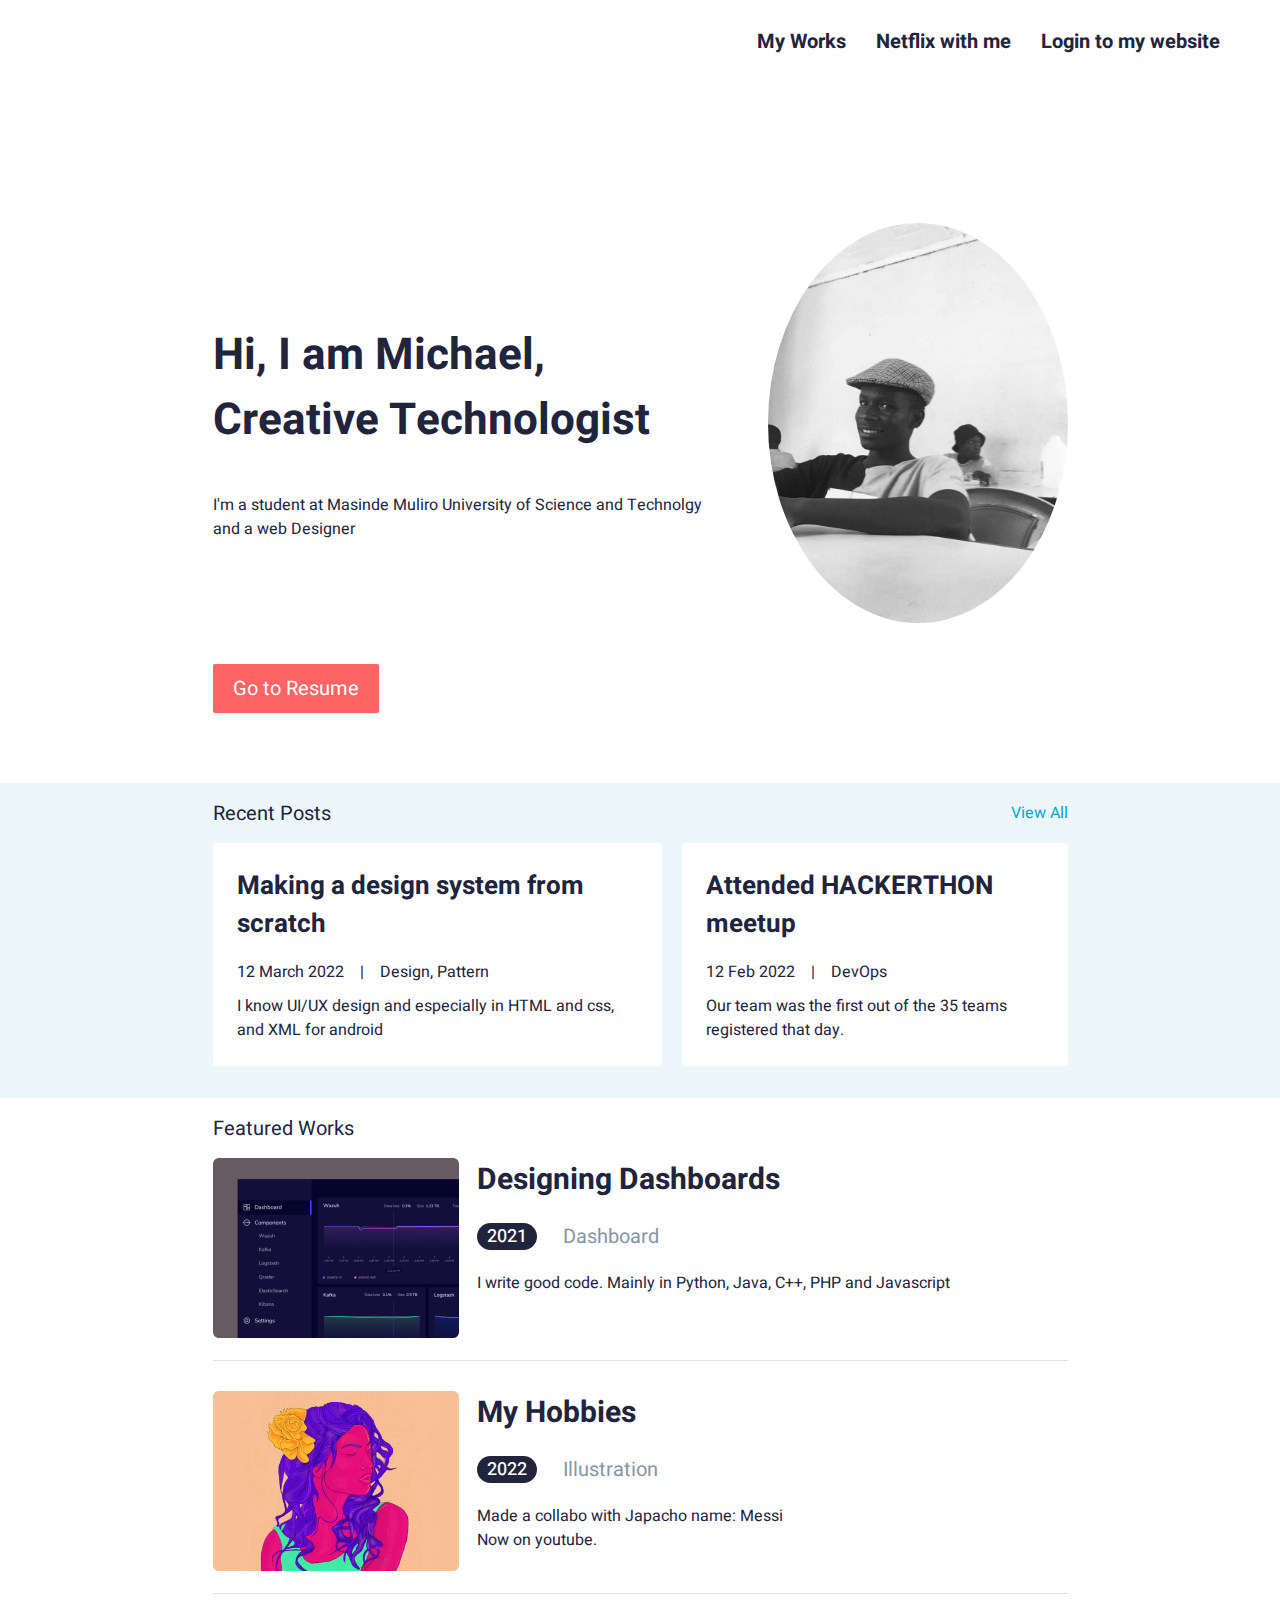
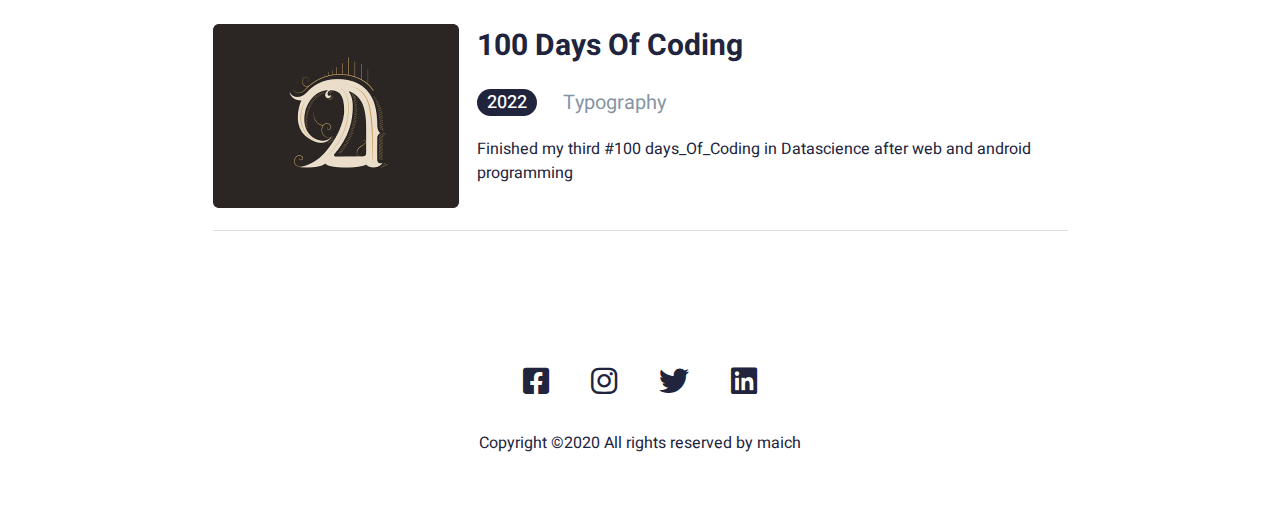
<file: digitalDiner/Responsive Personal Portfolio/works/index.html>
<!DOCTYPE html>
<html lang="en">
<head>
    <meta charset="UTF-8">
    <meta http-equiv="X-UA-Compatible" content="IE=edge">
    <meta name="viewport" content="width=device-width, initial-scale=1.0">
    
    <!-- Font Awesome -->
    <link rel="stylesheet" href="https://cdnjs.cloudflare.com/ajax/libs/font-awesome/6.0.0-beta3/css/all.min.css" />
    
    <!-- Custom CSS -->
    <link rel="stylesheet" href="css/style.css">
    
    <title>Portfolio</title>
</head>
<body>

    <!-- NAVIGATION -->
    <nav id="nav" class="d-flex justify-end">
        <ul class="nav-list d-flex">
            <li class="nav-item">
                <a href="Main.html" class="nav-link">My Works</a>
            </li>
            <li class="nav-item">
                <a href="netflix.html" class="nav-link">Netflix with me</a>
            </li>
            <li class="nav-item">
                <a href="login.html" class="nav-link">Login to my website</a>
            </li>
        </ul>
    </nav>

    <!-- SECTION HERO -->
    <section id="section-hero">
        <div class="container">

                <div class="d-flex justify-between">
                    <div class="hero-text">
                        <h1>Hi, I am Michael, <br> Creative Technologist</h1>
                        <p>I'm a student at Masinde Muliro University of Science and Technolgy and a web Designer</p>
                    </div>
    
                    <div class="hero-img">
                        <img src="assets/maich1.jpg" alt="#">
                    </div>
                </div>

                <a href="Profits.html"><button class="btn-primary">Go to Resume</button></a>
        </div> 
    </section>

    <!-- SECTION POSTS -->
    <section id="section-posts">
        <div class="container">
            <header class="section-header d-flex justify-between">
                <h4>Recent Posts</h4>
                <a href="#">View All</a>
            </header>
            <div class="d-flex posts">
                <a href="#" class="post">
                    <h3 class="post-title">Making a design system from scratch</h3>
                    <p class="post-info">12 March 2022 &nbsp;&nbsp; | &nbsp;&nbsp; Design, Pattern</p>
                    <p>I know UI/UX design and especially in HTML and css, and XML for android</p>
                </a>
                <a href="#" class="post">
                    <h3 class="post-title">Attended HACKERTHON meetup</h3>
                    <p class="post-info">12 Feb 2022 &nbsp;&nbsp; | &nbsp;&nbsp; DevOps</p>
                    <p>Our team was the first out of the 35 teams registered that day.</p>
                </a>
            </div>
        </div>
    </section>

    <!-- SECTION WORKS -->
    <section id="section-works">
        <div class="container">

            <header class="section-header d-flex">
                <h4>Featured Works</h4>
            </header>

            <a href="#" class="work d-flex align-start">
                <div class="work-img">
                    <img src="assets/work-1.png" alt="">
                </div>
                <div class="work-content">
                    <h2 class="work-title">Designing Dashboards</h2>
                    <div class="work-info d-flex">
                        <p class="work-info-year">2021</p>
                        <p class="work-info-category">Dashboard</p>
                    </div>
                    <p class="work-info-subtitle">I write good code. Mainly in Python, Java, C++, PHP and Javascript </p>
                </div>
            </a>

            <a href="#" class="work d-flex align-start">
                <div class="work-img">
                    <img src="assets/work-2.png" alt="">
                </div>
                <div class="work-content">
                    <h2 class="work-title">My Hobbies</h2>
                    <div class="work-info d-flex">
                        <p class="work-info-year">2022</p>
                        <p class="work-info-category">Illustration</p>
                    </div>
                    <p class="work-info-subtitle">Made a collabo with Japacho name: Messi<br>Now on youtube.</p>
                </div>
            </a>

            <a href="#" class="work d-flex align-start">
                <div class="work-img">
                    <img src="assets/work-3.png" alt="">
                </div>
                <div class="work-content">
                    <h2 class="work-title">100 Days Of Coding</h2>
                    <div class="work-info d-flex">
                        <p class="work-info-year">2022</p>
                        <p class="work-info-category">Typography</p>
                    </div>
                    <p class="work-info-subtitle">Finished my third #100 days_Of_Coding in Datascience after web and android programming</p>
                </div>
            </a>

        </div>
    </section>

    <!-- FOOTER -->
    <footer id="footer">
        <div class="container">
            <div class="icon-group">
                <a href="#"><i class="fab fa-facebook-square"></i></a>
                <a href="#"><i class="fab fa-instagram"></i></a>
                <a href="#"><i class="fab fa-twitter"></i></a>
                <a href="#"><i class="fab fa-linkedin"></i></a>
            </div>
            <p>Copyright ©2020 All rights reserved by maich</p>
        </div>
    </footer>

</body>
</html>
</file>
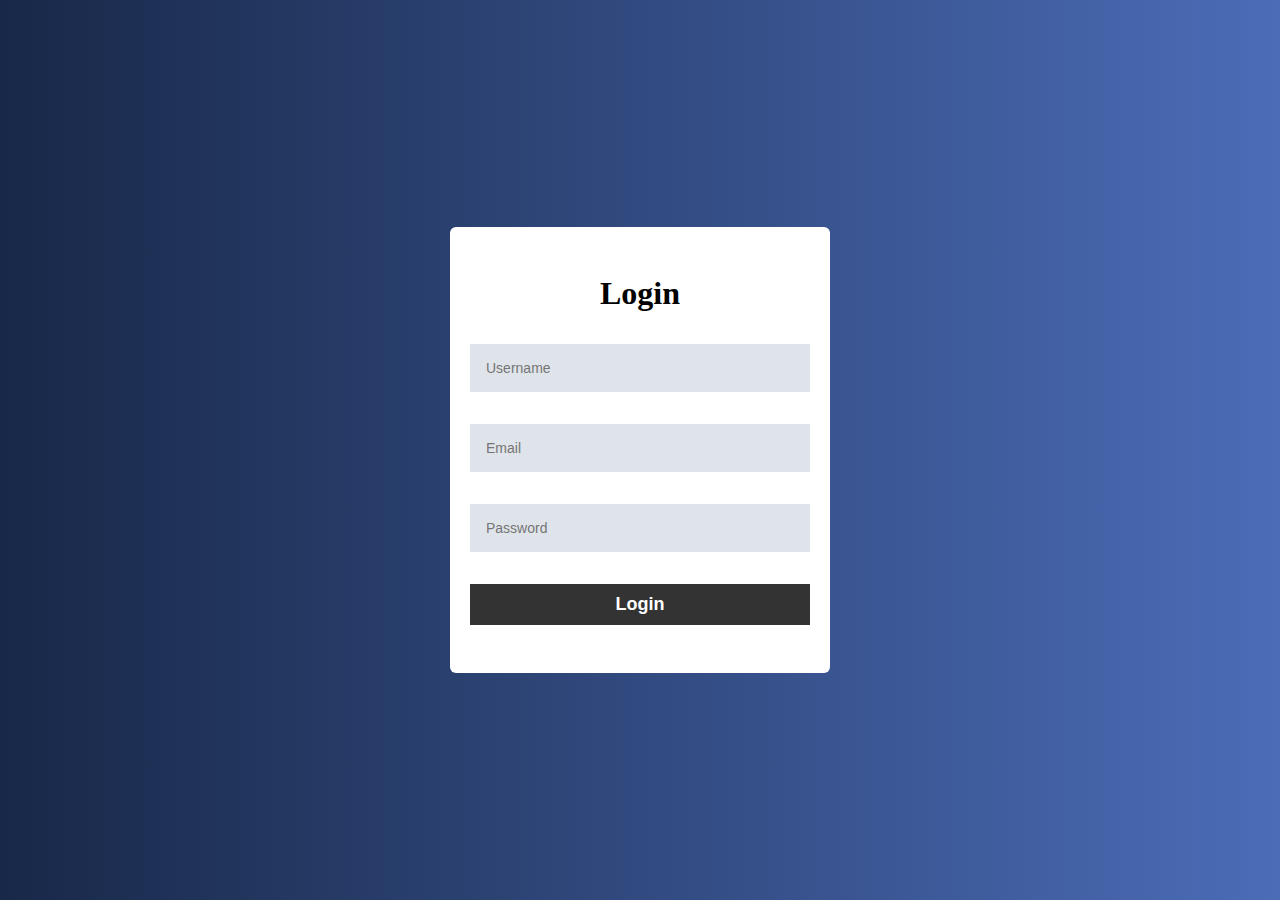
<file: digitalDiner/Responsive Personal Portfolio/works/login.html>
<!DOCTYPE html>
<html lang="en">
  <head>
    <meta charset="UTF-8" />
    <meta http-equiv="X-UA-Compatible" content="IE=edge" />
    <meta name="viewport" content="width=device-width, initial-scale=1.0" />
    <link rel="stylesheet" href="css/style2.css" />
    <title>Login Page</title>
  </head>
  <body>

    <form class="form">
        <h1 class="title">Login</h1>
        
        <input type="text" required placeholder="Username" class="input" />
        <input type="email" required placeholder="Email" class="input" />
        <input type="password" required placeholder="Password" class="input" />
    
        <a href="Main.html"><button class="button">Login</button></a>
    </form>

  </body>
</html>
</file>
<file: digitalDiner/Responsive Personal Portfolio/works/css/style.css>
/* Imports */
@import url("reset.css");
@import url("variables.css");
@import url("config.css");
@import url("utilities.css");
@import url("components.css");

@import url("https://fonts.googleapis.com/css2?family=Heebo:wght@400;500;700&display=swap");
/* HERO */
#section-hero {
  padding-top: 14rem;
  padding-bottom: 7rem;
}

@media screen and (max-width: 768px) {
  #section-hero .container {
    text-align: center;
  }

  #section-hero .d-flex {
    flex-wrap: wrap-reverse;
    justify-content: center;
  }
}

/* RECENT POSTS */
#section-posts {
  background-color: var(--color-light-accent);
}

@media screen and (max-width: 768px) {
  .posts {
    flex-wrap: wrap;
  }
}

/* WORKS */
#section-works {
  padding-bottom: 5rem;
}
.hero-img img{
  border-radius: 50%;
  height: 400px;
  width: auto;
}
</file>
<file: digitalDiner/Responsive Personal Portfolio/works/css/style2.css>
/* Simple Reset */
*::after,
*::before,
* {
  margin: 0;
  border: 0;
  padding: 0;
  outline: 0;
  list-style: none;
  box-sizing: border-box;
  text-decoration: none;
}

html,
body {
  height: 100%;
}

body {
  display: flex;
  align-items: center;
  justify-content: center;
  background: #4b6cb7;  /* fallback for old browsers */
  background: -webkit-linear-gradient(to right, #182848, #4b6cb7);  /* Chrome 10-25, Safari 5.1-6 */
  background: linear-gradient(to right, #182848, #4b6cb7); /* W3C, IE 10+/ Edge, Firefox 16+, Chrome 26+, Opera 12+, Safari 7+ */
  }

/* Form Styles */
.form {
  width: 100%;
  padding: 48px 20px;
  max-width: 380px;
  text-align: center;
  background: #fff;
  border-radius: 6px;
}

.title {
  margin-bottom: 32px;
}

.input {
  width: 100%;
  padding: 16px;
  font-size: 14px;
  margin-bottom: 32px;
  background: #dfe4ea;
}

.button {
  width: 100%;
  padding-top: 10px;
  padding-bottom: 10px;
  cursor: pointer;
  font-size: 18px;
  font-weight: 600;
  color: white;
  background: #5c37ff;
}

/* Form Validation */
.form:invalid .button {
  background: #333333;
  pointer-events: none;
}

.form:valid .button {
  pointer-events: initial;
}
</file>
